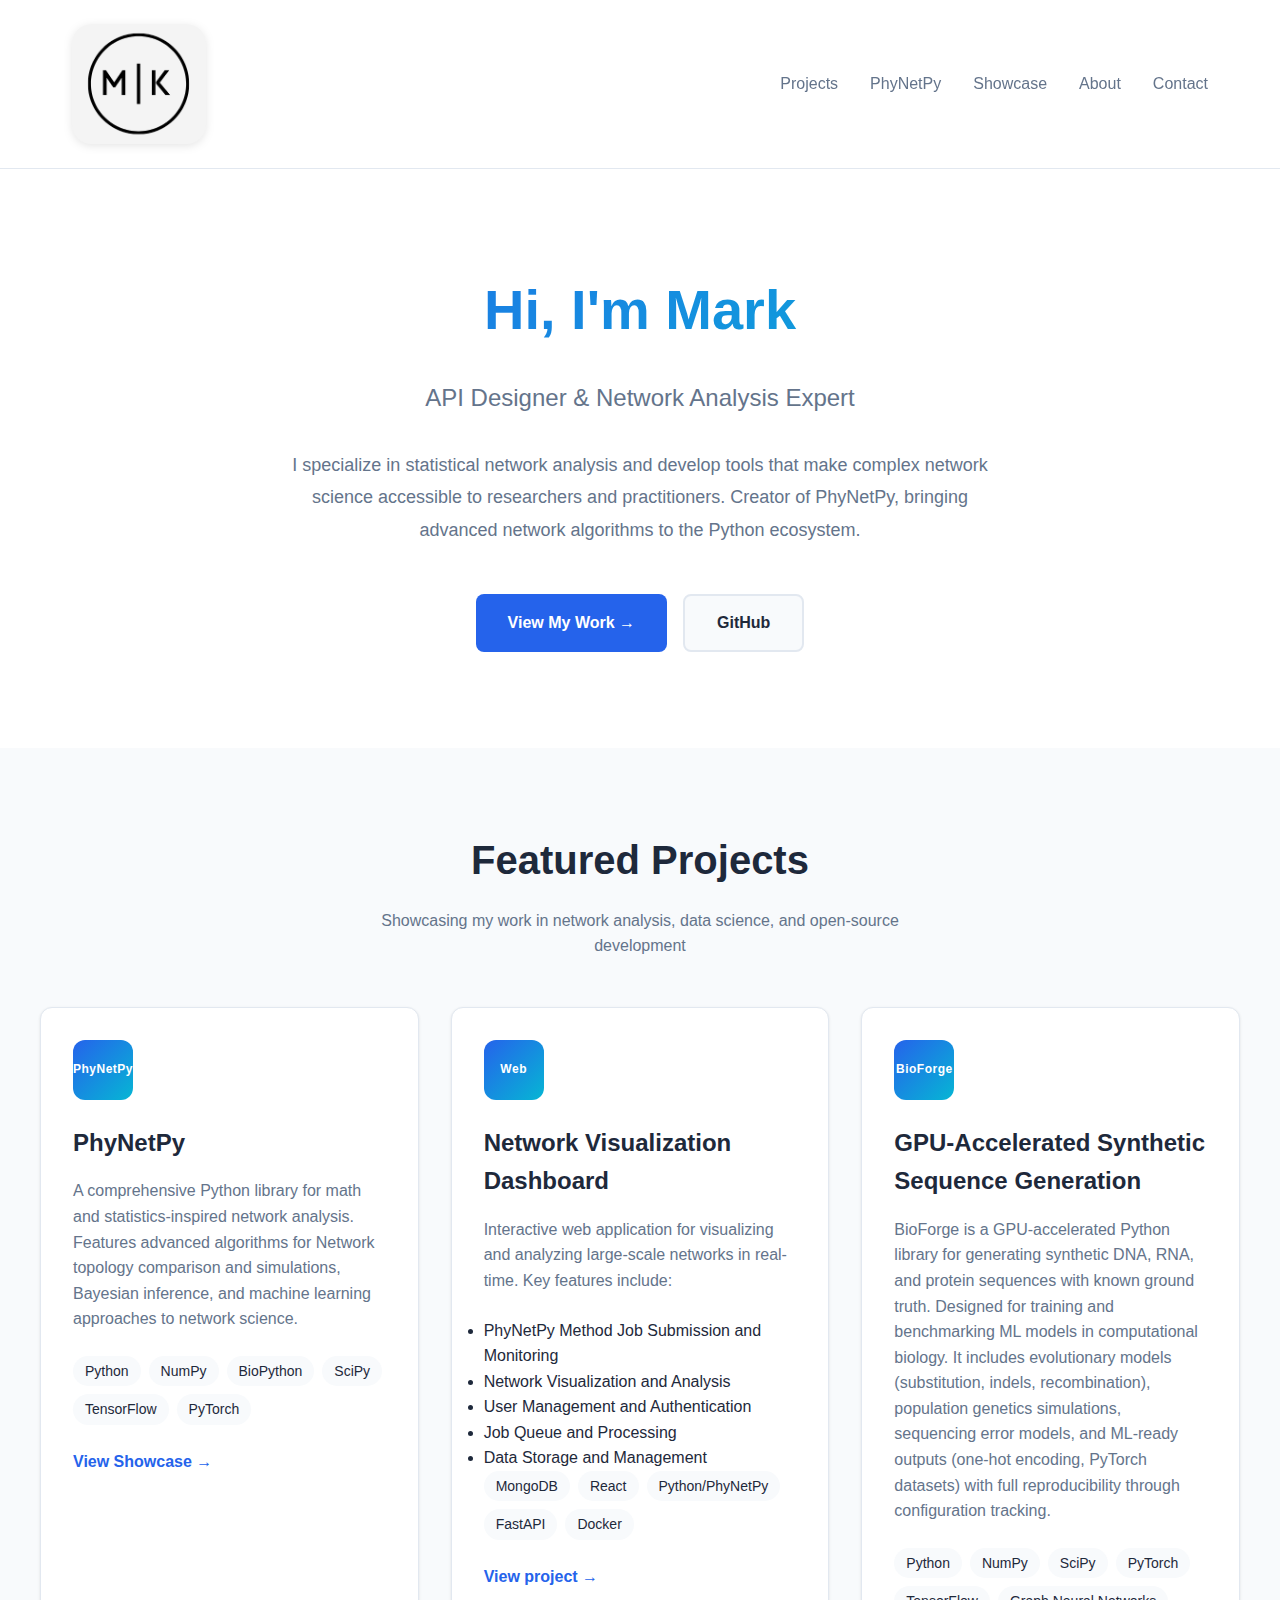
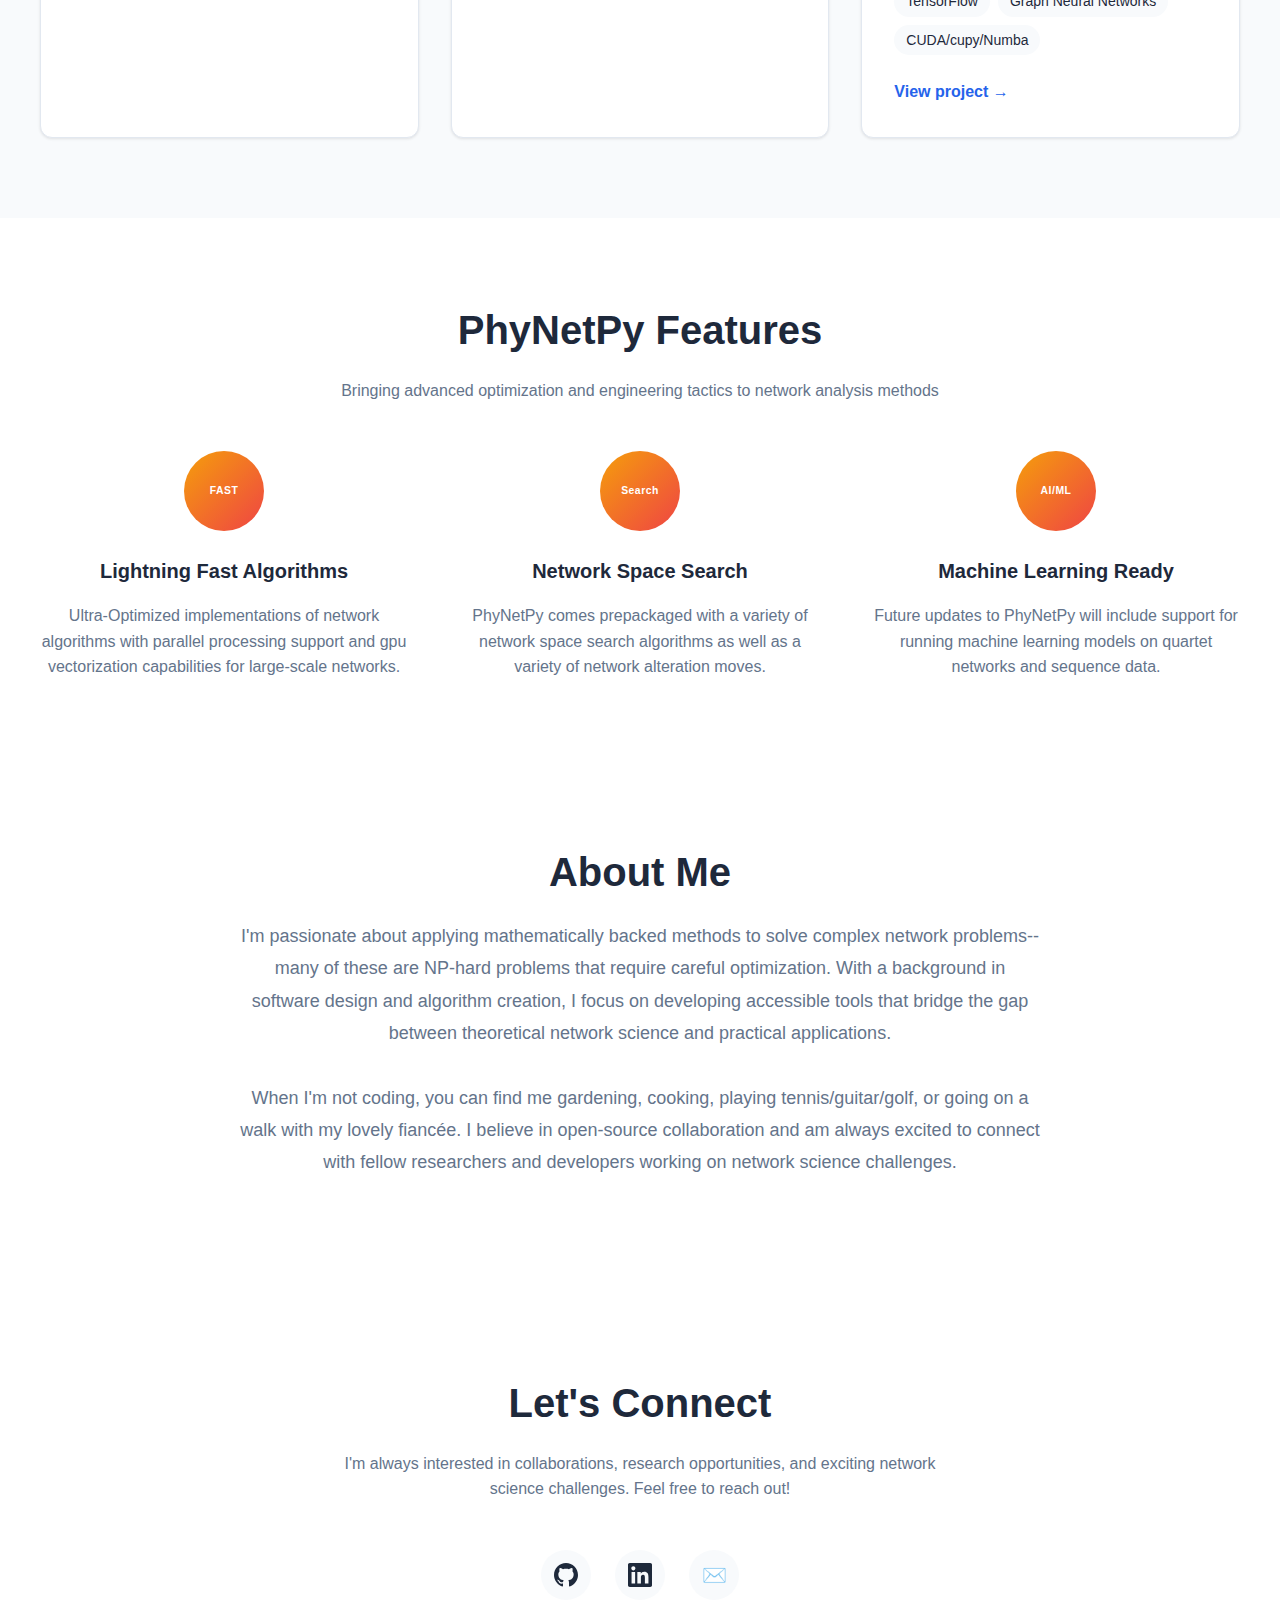
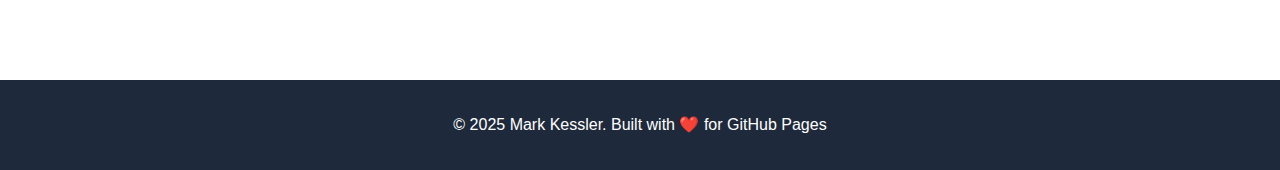
<file: index.html>
<!DOCTYPE html>
<html lang="en">
<head>
    <meta charset="UTF-8">
    <meta name="viewport" content="width=device-width, initial-scale=1.0">
    <title>Mark Kessler - Portfolio</title>
    <link rel="icon" type="image/png" href="m.png">
    <link rel="apple-touch-icon" href="m.png">
    <link rel="stylesheet" href="styles.css">
</head>
<body>
    <!-- Navigation -->
    <header>
        <nav>
            <a href="#" class="logo">
                <img src="m.png" alt="Mark Kessler Logo" />
            </a>
            <ul class="nav-links">
                <li><a href="#projects">Projects</a></li>
                <li><a href="#phynetpy">PhyNetPy</a></li>
                <li><a href="phynetpy-showcase.html">Showcase</a></li>
                <li><a href="#about">About</a></li>
                <li><a href="#contact">Contact</a></li>
            </ul>
        </nav>
    </header>

    <!-- Hero Section -->
    <section class="hero">
        <h1>Hi, I'm Mark</h1>
        <p class="subtitle">API Designer & Network Analysis Expert</p>
        <p class="hero-description">
            I specialize in statistical network analysis and develop tools that make complex network science accessible to researchers and practitioners. Creator of PhyNetPy, bringing advanced network algorithms to the Python ecosystem.
        </p>
        <div class="cta-buttons">
            <a href="#projects" class="btn btn-primary">
                View My Work →
            </a>
            <a href="https://github.com/markkessler66" class="btn btn-secondary">
                GitHub
            </a>
        </div>
    </section>

    <!-- Projects Section -->
    <section id="projects" class="projects">
        <h2 class="section-title">Featured Projects</h2>
        <p class="section-description">
            Showcasing my work in network analysis, data science, and open-source development
        </p>
        <div class="projects-grid">
            <!-- PhyNetPy Project Card -->
            <div class="project-card">
                <div class="project-icon">
                    <span class="icon-text">PhyNetPy</span>
                </div>
                <h3>PhyNetPy</h3>
                <p>
                    A comprehensive Python library for math and statistics-inspired network analysis. Features advanced algorithms for Network topology comparison and simulations, Bayesian inference, and machine learning approaches to network science.
                </p>
                <div class="tech-stack">
                    <span class="tech-tag">Python</span>
                    <span class="tech-tag">NumPy</span>
                    <span class="tech-tag">BioPython</span>
                    <span class="tech-tag">SciPy</span>
                    <span class="tech-tag">TensorFlow</span>
                    <span class="tech-tag">PyTorch</span>
                </div>
                <a href="phynetpy-showcase.html" class="project-link">View Showcase →</a>
            </div>

            <!-- Additional Project Card 1 -->
            <div class="project-card">
                <div class="project-icon">
                    <span class="icon-text">Web</span>
                </div>
                <h3>Network Visualization Dashboard</h3>
                <p>
                    Interactive web application for visualizing and analyzing large-scale networks in real-time. 
                    Key features include:
                </p>
                <ul>
                    <li> PhyNetPy Method Job Submission and Monitoring </li>
                    <li> Network Visualization and Analysis </li>
                    <li>User Management and Authentication </li>
                    <li> Job Queue and Processing </li>
                    <li> Data Storage and Management </li>
                </ul>
                <div class="tech-stack">
                    <span class="tech-tag">MongoDB</span>
                    <span class="tech-tag">React</span>
                    <span class="tech-tag">Python/PhyNetPy</span>
                    <span class="tech-tag">FastAPI</span>
                    <span class="tech-tag">Docker</span>
                </div>
                <a href="#" class="project-link">View project →</a>
            </div>

            <!-- Additional Project Card 2 -->
            <div class="project-card">
                <div class="project-icon">
                    <span class="icon-text">BioForge</span>
                </div>
                <h3>GPU-Accelerated Synthetic Sequence Generation</h3>
                <p>
                    BioForge is a GPU-accelerated Python library for generating synthetic 
                    DNA, RNA, and protein sequences with known ground truth. Designed for training and 
                    benchmarking ML models in computational biology. It includes evolutionary models 
                    (substitution, indels, recombination), population genetics simulations, 
                    sequencing error models, and ML-ready outputs (one-hot encoding, PyTorch datasets) 
                    with full reproducibility through configuration tracking.
                </p>
                <div class="tech-stack">
                    <span class="tech-tag">Python</span>
                    <span class="tech-tag">NumPy</span>
                    <span class="tech-tag">SciPy</span>
                    <span class="tech-tag">PyTorch</span>
                    <span class="tech-tag">TensorFlow</span>
                    <span class="tech-tag">Graph Neural Networks</span>
                    <span class="tech-tag">CUDA/cupy/Numba</span>
                    
                </div>
                <a href="#" class="project-link">View project →</a>
            </div>
        </div>
    </section>

    <!-- PhyNetPy Feature Section -->
    <section id="phynetpy" class="phynetpy-section">
        <h2 class="section-title">PhyNetPy Features</h2>
        <p class="section-description">
            Bringing advanced optimization and engineering tactics to network analysis methods
        </p>
        <div class="feature-grid">
            <div class="feature-card">
                <div class="feature-icon">
                    <span class="icon-text">FAST</span>
                </div>
                <h3>Lightning Fast Algorithms</h3>
                <p>
                    Ultra-Optimized implementations of network algorithms with parallel processing support and gpu vectorization capabilities for large-scale networks.
                    
                </p>
            </div>
            <div class="feature-card">
                <div class="feature-icon">
                    <span class="icon-text">Search</span>
                </div>
                <h3>Network Space Search</h3>
                <p>
                    PhyNetPy comes prepackaged with a variety of network space search algorithms
                    as well as a variety of network alteration moves.
                </p>
            </div>
            <div class="feature-card">
                <div class="feature-icon">
                    <span class="icon-text">AI/ML</span>
                </div>
                <h3>Machine Learning Ready</h3>
                <p>
                    Future updates to PhyNetPy will include support for running machine learning models on quartet networks and sequence data.
                </p>
            </div>
        </div>
    </section>

    <!-- About Section -->
    <section id="about" class="about">
        <h2 class="section-title">About Me</h2>
        <div class="about-content">
            <p>
                I'm passionate about applying mathematically backed methods to solve complex network problems-- many of these are NP-hard problems that require careful optimization. With a background in software design and algorithm creation, I focus on developing accessible tools that bridge the gap between theoretical network science and practical applications.
            </p>
            <p>
                When I'm not coding, you can find me gardening, cooking, playing tennis/guitar/golf, or going on a walk with my lovely fiancée. I believe in open-source collaboration and am always excited to connect with fellow researchers and developers working on network science challenges.
            </p>
        </div>
    </section>

    <!-- Contact Section -->
    <section id="contact" class="contact">
        <h2 class="section-title">Let's Connect</h2>
        <div class="contact-content">
            <p class="section-description">
                I'm always interested in collaborations, research opportunities, and exciting network science challenges. Feel free to reach out!
            </p>
            <div class="social-links">
                <a href="https://github.com/markkessler66" class="social-link" aria-label="GitHub">
                    <svg xmlns="http://www.w3.org/2000/svg" width="24" height="24" viewBox="0 0 24 24" fill="currentColor">
                        <path d="M12 0c-6.626 0-12 5.373-12 12 0 5.302 3.438 9.8 8.207 11.387.599.111.793-.261.793-.577v-2.234c-3.338.726-4.033-1.416-4.033-1.416-.546-1.387-1.333-1.756-1.333-1.756-1.089-.745.083-.729.083-.729 1.205.084 1.839 1.237 1.839 1.237 1.07 1.834 2.807 1.304 3.492.997.107-.775.418-1.305.762-1.604-2.665-.305-5.467-1.334-5.467-5.931 0-1.311.469-2.381 1.236-3.221-.124-.303-.535-1.524.117-3.176 0 0 1.008-.322 3.301 1.23.957-.266 1.983-.399 3.003-.404 1.02.005 2.047.138 3.006.404 2.291-1.552 3.297-1.23 3.297-1.23.653 1.653.242 2.874.118 3.176.77.84 1.235 1.911 1.235 3.221 0 4.609-2.807 5.624-5.479 5.921.43.372.823 1.102.823 2.222v3.293c0 .319.192.694.801.576 4.765-1.589 8.199-6.086 8.199-11.386 0-6.627-5.373-12-12-12z"/>
                    </svg>
                </a>
                <a href="https://linkedin.com/in/mark-kessler-431088173/" class="social-link" aria-label="LinkedIn">
                    <svg xmlns="http://www.w3.org/2000/svg" width="24" height="24" viewBox="0 0 24 24" fill="currentColor">
                        <path d="M20.447 20.452h-3.554v-5.569c0-1.328-.027-3.037-1.852-3.037-1.853 0-2.136 1.445-2.136 2.939v5.667H9.351V9h3.414v1.561h.046c.477-.9 1.637-1.85 3.37-1.85 3.601 0 4.267 2.37 4.267 5.455v6.286zM5.337 7.433c-1.144 0-2.063-.926-2.063-2.065 0-1.138.92-2.063 2.063-2.063 1.14 0 2.064.925 2.064 2.063 0 1.139-.925 2.065-2.064 2.065zm1.782 13.019H3.555V9h3.564v11.452zM22.225 0H1.771C.792 0 0 .774 0 1.729v20.542C0 23.227.792 24 1.771 24h20.451C23.2 24 24 23.227 24 22.271V1.729C24 .774 23.2 0 22.222 0h.003z"/>
                    </svg>
                </a>
                <a href="mailto:markkessler66@gmail.com" class="social-link" aria-label="Email">
                    <span>✉️</span>
                </a>
                
            </div>
        </div>
    </section>

    <!-- Footer -->
    <footer>
        <p>&copy; 2025 Mark Kessler. Built with ❤️ for GitHub Pages</p>
    </footer>

    <!-- External JavaScript -->
    <script src="script.js"></script>
</body>
</html>
</file>
<file: styles.css>
:root {
    --primary-color: #2563eb;
    --secondary-color: #64748b;
    --text-dark: #1e293b;
    --text-light: #64748b;
    --bg-light: #f8fafc;
    --bg-white: #ffffff;
    --border-color: #e2e8f0;
    --hover-bg: #f1f5f9;
    --max-width: 1200px;
}

* {
    margin: 0;
    padding: 0;
    box-sizing: border-box;
}

body {
    font-family: -apple-system, BlinkMacSystemFont, 'Segoe UI', Roboto, 'Helvetica Neue', Arial, sans-serif;
    line-height: 1.6;
    color: var(--text-dark);
    background-color: var(--bg-white);
}

/* Header Navigation */
header {
    background-color: var(--bg-white);
    border-bottom: 1px solid var(--border-color);
    position: sticky;
    top: 0;
    z-index: 100;
    backdrop-filter: blur(10px);
    background-color: rgba(255, 255, 255, 0.95);
}

nav {
    max-width: var(--max-width);
    margin: 0 auto;
    padding: 1.5rem 2rem;
    display: flex;
    justify-content: space-between;
    align-items: center;
}

.logo {
    display: flex;
    align-items: center;
    text-decoration: none;
}

.logo img {
    height: 120px;
    width: auto;
    transition: all 0.3s ease;
    border-radius: 20px;
    background-color: transparent;
    filter: drop-shadow(0 2px 4px rgba(0, 0, 0, 0.1));
}

.logo:hover img {
    transform: scale(1.05);
    filter: drop-shadow(0 4px 8px rgba(0, 0, 0, 0.15));
}

.nav-links {
    display: flex;
    gap: 2rem;
    list-style: none;
}

.nav-links a {
    text-decoration: none;
    color: var(--text-light);
    font-weight: 500;
    transition: color 0.3s ease;
}

.nav-links a:hover {
    color: var(--primary-color);
}

/* Hero Section */
.hero {
    max-width: var(--max-width);
    margin: 0 auto;
    padding: 6rem 2rem;
    text-align: center;
}

.hero h1 {
    font-size: 3.5rem;
    font-weight: 700;
    margin-bottom: 1.5rem;
    background: linear-gradient(135deg, var(--primary-color), #06b6d4);
    -webkit-background-clip: text;
    -webkit-text-fill-color: transparent;
    background-clip: text;
}

.hero .subtitle {
    font-size: 1.5rem;
    color: var(--text-light);
    margin-bottom: 2rem;
    font-weight: 400;
}

.hero-description {
    max-width: 700px;
    margin: 0 auto 3rem;
    font-size: 1.125rem;
    color: var(--text-light);
    line-height: 1.8;
}

.cta-buttons {
    display: flex;
    gap: 1rem;
    justify-content: center;
    flex-wrap: wrap;
}

.btn {
    padding: 0.875rem 2rem;
    border-radius: 8px;
    text-decoration: none;
    font-weight: 600;
    transition: all 0.3s ease;
    display: inline-flex;
    align-items: center;
    gap: 0.5rem;
}

.btn-primary {
    background-color: var(--primary-color);
    color: white;
}

.btn-primary:hover {
    background-color: #1d4ed8;
    transform: translateY(-2px);
    box-shadow: 0 10px 20px rgba(37, 99, 235, 0.3);
}

.btn-secondary {
    background-color: var(--bg-light);
    color: var(--text-dark);
    border: 2px solid var(--border-color);
}

.btn-secondary:hover {
    background-color: var(--hover-bg);
    border-color: var(--primary-color);
}

/* Projects Section */
.projects {
    background-color: var(--bg-light);
    padding: 5rem 2rem;
}

.section-title {
    text-align: center;
    font-size: 2.5rem;
    margin-bottom: 1rem;
    color: var(--text-dark);
}

.section-description {
    text-align: center;
    color: var(--text-light);
    max-width: 600px;
    margin: 0 auto 3rem;
}

.projects-grid {
    max-width: var(--max-width);
    margin: 0 auto;
    display: grid;
    grid-template-columns: repeat(auto-fit, minmax(350px, 1fr));
    gap: 2rem;
}

.project-card {
    background-color: var(--bg-white);
    border-radius: 12px;
    padding: 2rem;
    box-shadow: 0 1px 3px rgba(0, 0, 0, 0.1);
    transition: all 0.3s ease;
    border: 1px solid var(--border-color);
}

.project-card:hover {
    transform: translateY(-5px);
    box-shadow: 0 10px 30px rgba(0, 0, 0, 0.1);
}

.project-icon {
    width: 60px;
    height: 60px;
    background: linear-gradient(135deg, var(--primary-color), #06b6d4);
    border-radius: 12px;
    display: flex;
    align-items: center;
    justify-content: center;
    margin-bottom: 1.5rem;
    font-size: 1.5rem;
}

.project-icon .icon-text {
    color: white;
    font-weight: 700;
    font-size: 0.75rem;
    letter-spacing: 0.5px;
}

.project-card h3 {
    margin-bottom: 1rem;
    color: var(--text-dark);
    font-size: 1.5rem;
}

.project-card p {
    color: var(--text-light);
    line-height: 1.6;
    margin-bottom: 1.5rem;
}

.tech-stack {
    display: flex;
    flex-wrap: wrap;
    gap: 0.5rem;
    margin-bottom: 1.5rem;
}

.tech-tag {
    background-color: var(--bg-light);
    color: var(--text-dark);
    padding: 0.25rem 0.75rem;
    border-radius: 20px;
    font-size: 0.875rem;
    font-weight: 500;
}

.project-link {
    color: var(--primary-color);
    text-decoration: none;
    font-weight: 600;
    display: inline-flex;
    align-items: center;
    gap: 0.5rem;
    transition: gap 0.3s ease;
}

.project-link:hover {
    gap: 0.75rem;
}

/* PhyNetPy Feature Section */
.phynetpy-section {
    padding: 5rem 2rem;
    background-color: var(--bg-white);
}

.feature-grid {
    max-width: var(--max-width);
    margin: 3rem auto 0;
    display: grid;
    grid-template-columns: repeat(auto-fit, minmax(300px, 1fr));
    gap: 3rem;
}

.feature-card {
    text-align: center;
}

.feature-icon {
    width: 80px;
    height: 80px;
    margin: 0 auto 1.5rem;
    background: linear-gradient(135deg, #f59e0b, #ef4444);
    border-radius: 50%;
    display: flex;
    align-items: center;
    justify-content: center;
    font-size: 2rem;
}

.feature-icon .icon-text {
    color: white;
    font-weight: 700;
    font-size: 0.65rem;
    letter-spacing: 0.5px;
}

.feature-card h3 {
    margin-bottom: 1rem;
    color: var(--text-dark);
    font-size: 1.25rem;
}

.feature-card p {
    color: var(--text-light);
    line-height: 1.6;
}

/* About Section */
.about {
    background-color: var(--bg-white);
    padding: 5rem 2rem;
}

.about-content {
    max-width: 800px;
    margin: 0 auto;
    text-align: center;
}

.about-content p {
    font-size: 1.125rem;
    color: var(--text-light);
    line-height: 1.8;
    margin-bottom: 2rem;
}

/* Contact Section */
.contact {
    padding: 5rem 2rem;
    background-color: var(--bg-white);
}

.contact-content {
    max-width: 600px;
    margin: 0 auto;
    text-align: center;
}

.social-links {
    display: flex;
    gap: 1.5rem;
    justify-content: center;
    margin-top: 2rem;
}

.social-link {
    width: 50px;
    height: 50px;
    background-color: var(--bg-light);
    border-radius: 50%;
    display: flex;
    align-items: center;
    justify-content: center;
    text-decoration: none;
    color: var(--text-dark);
    transition: all 0.3s ease;
    font-size: 1.25rem;
}

.social-link svg {
    width: 24px;
    height: 24px;
    transition: all 0.3s ease;
}

.social-link:hover {
    background-color: var(--primary-color);
    color: white;
    transform: translateY(-3px);
}

/* Footer */
footer {
    background-color: var(--text-dark);
    color: white;
    text-align: center;
    padding: 2rem;
}

/* Responsive Design */
@media (max-width: 768px) {
    .hero h1 {
        font-size: 2.5rem;
    }

    .hero .subtitle {
        font-size: 1.25rem;
    }

    .nav-links {
        gap: 1rem;
    }

    .projects-grid {
        grid-template-columns: 1fr;
    }

    .logo img {
        height: 100px;
        border-radius: 16px;
    }

    nav {
        padding: 1.25rem 1.5rem;
    }
}

@media (max-width: 480px) {
    .logo img {
        height: 80px;
        border-radius: 14px;
    }

    nav {
        padding: 1rem 1rem;
    }

    .nav-links {
        gap: 0.75rem;
        font-size: 0.9rem;
    }
}

/* Animations */
@keyframes fadeInUp {
    from {
        opacity: 0;
        transform: translateY(30px);
    }
    to {
        opacity: 1;
        transform: translateY(0);
    }
}

.animate-on-scroll {
    animation: fadeInUp 0.6s ease-out;
}
</file>
